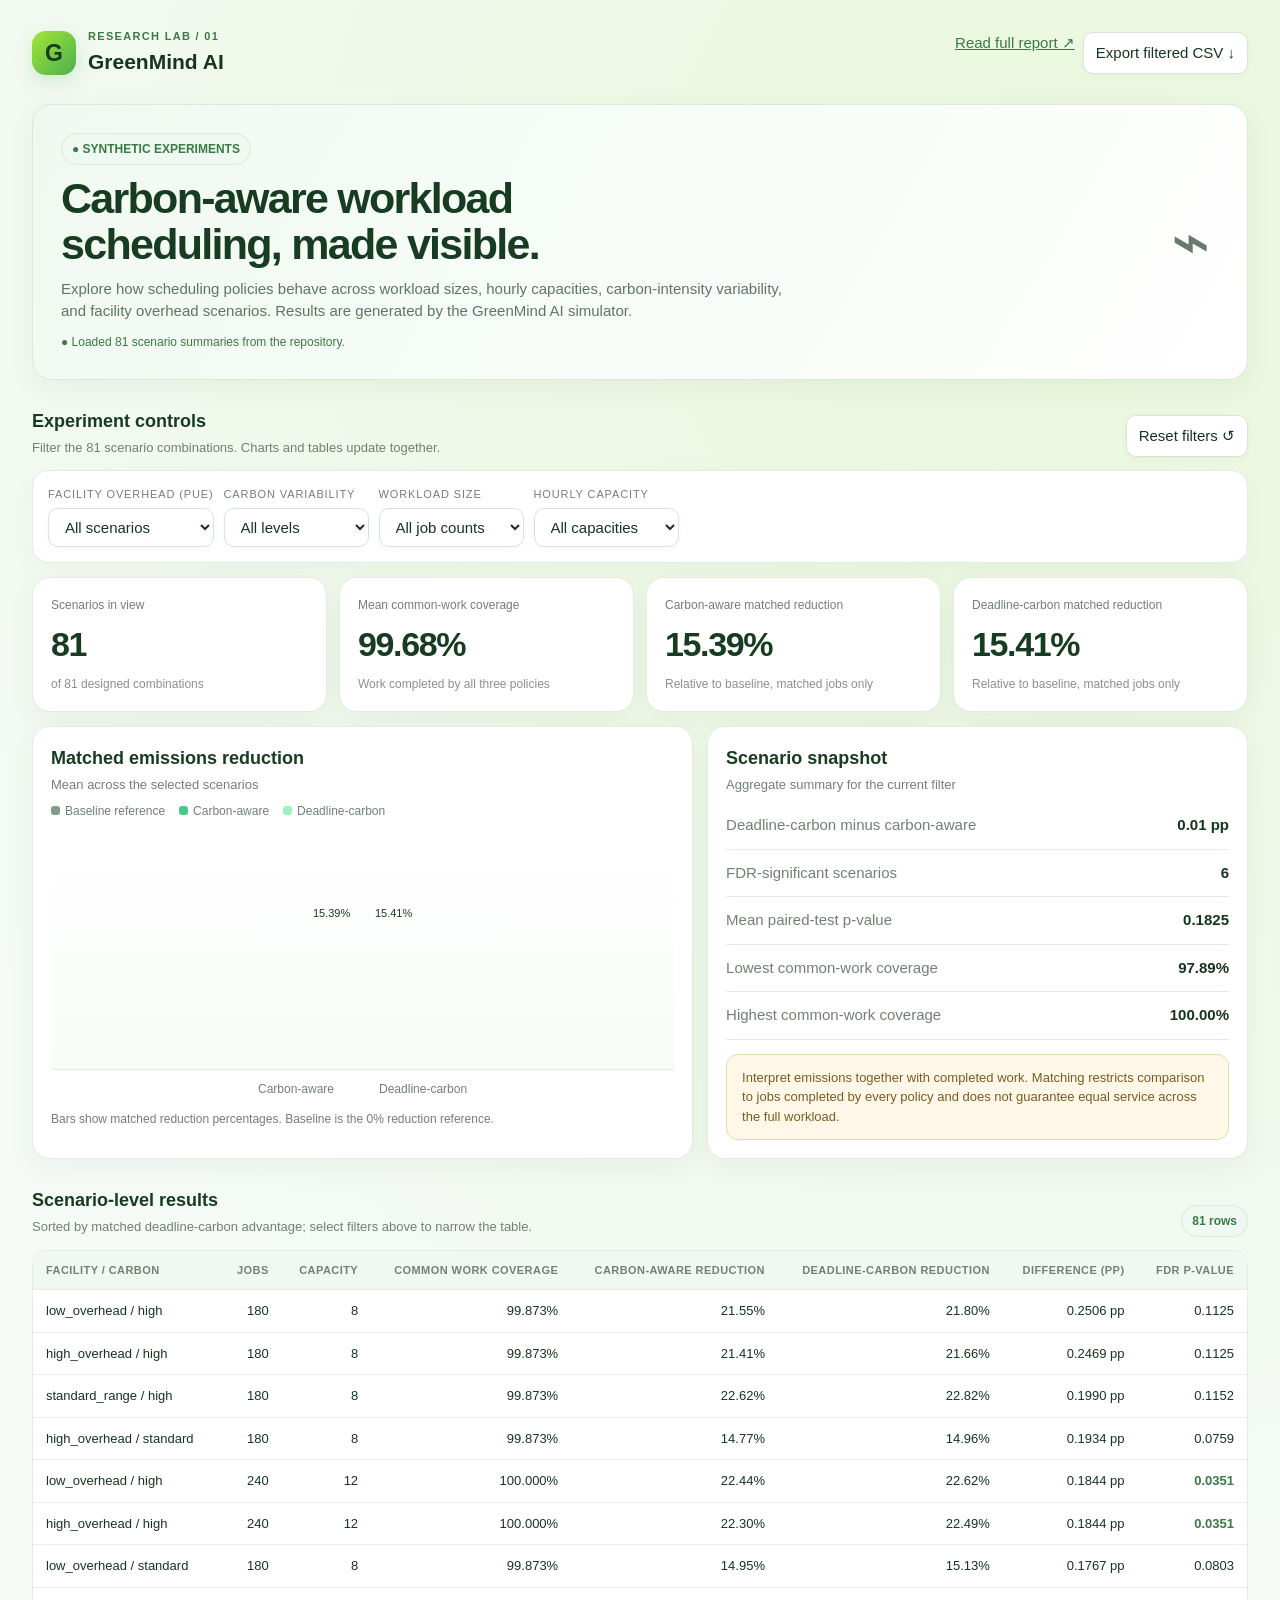
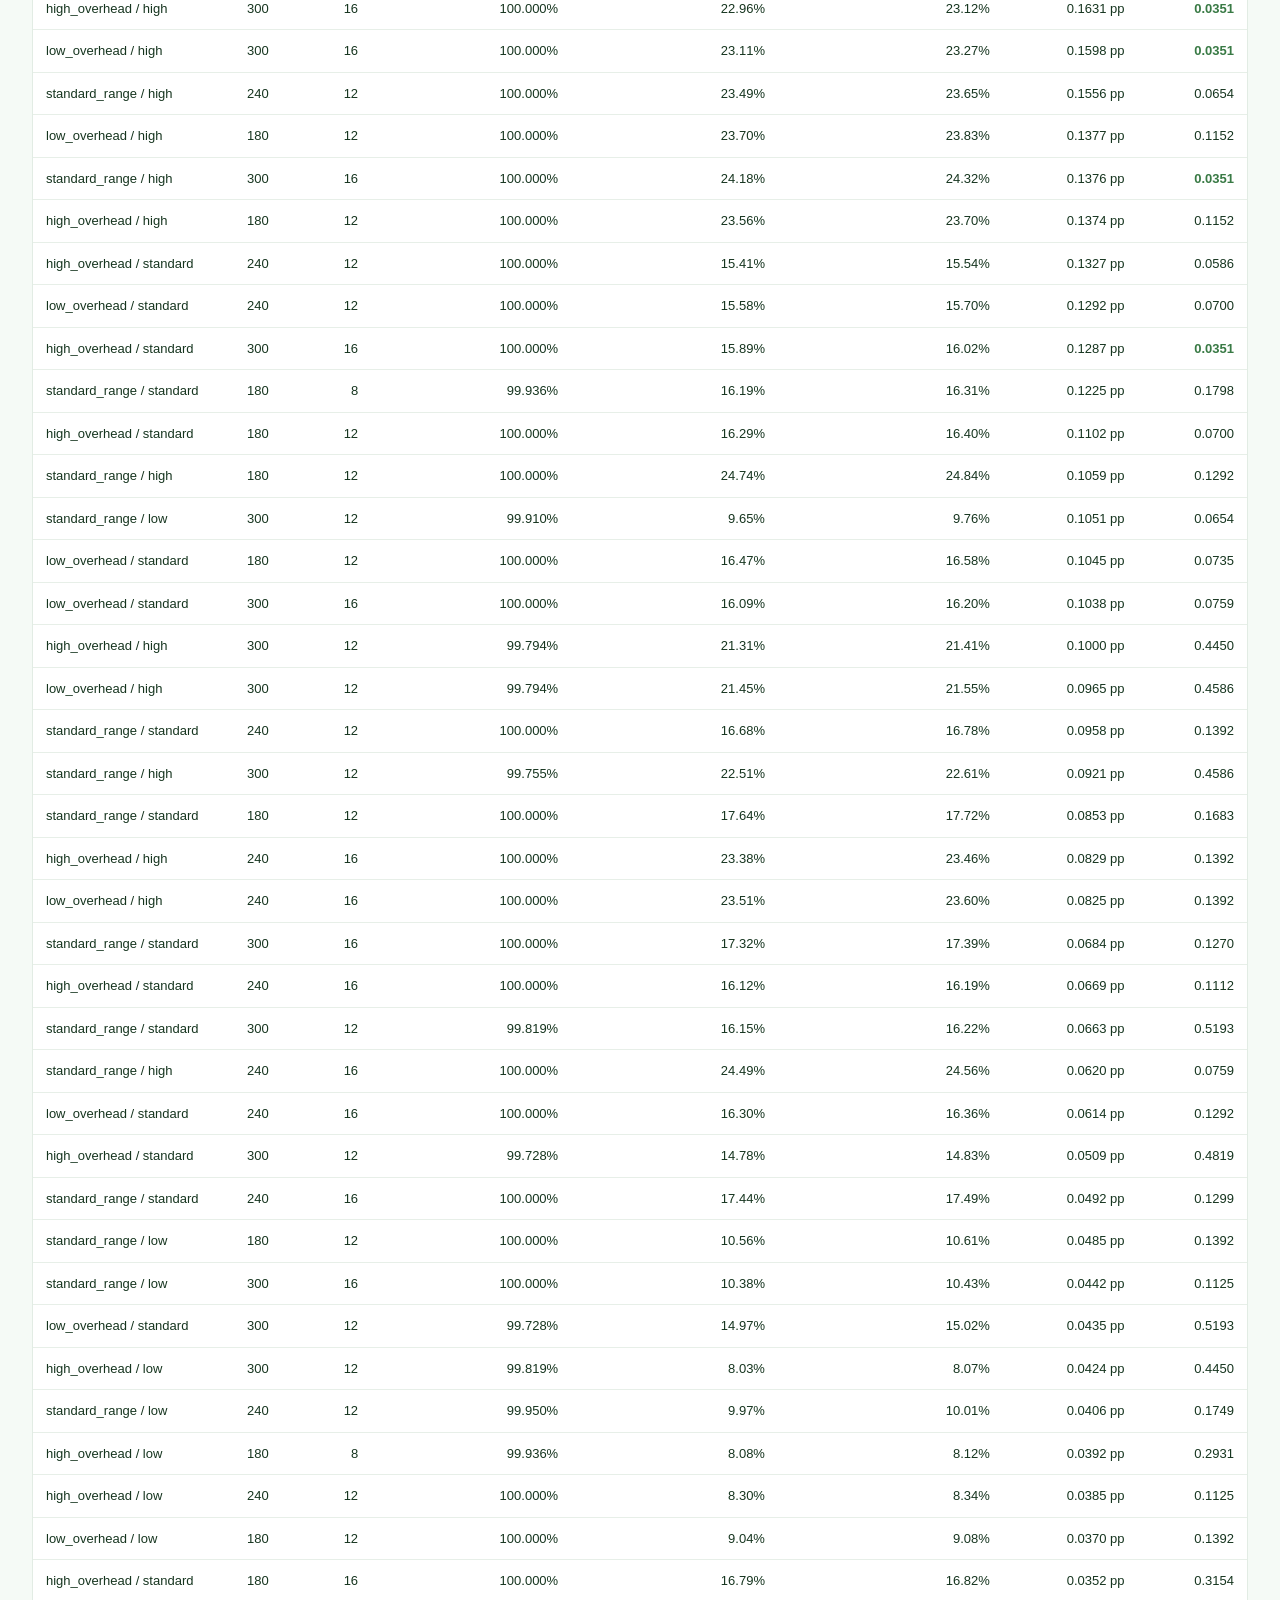
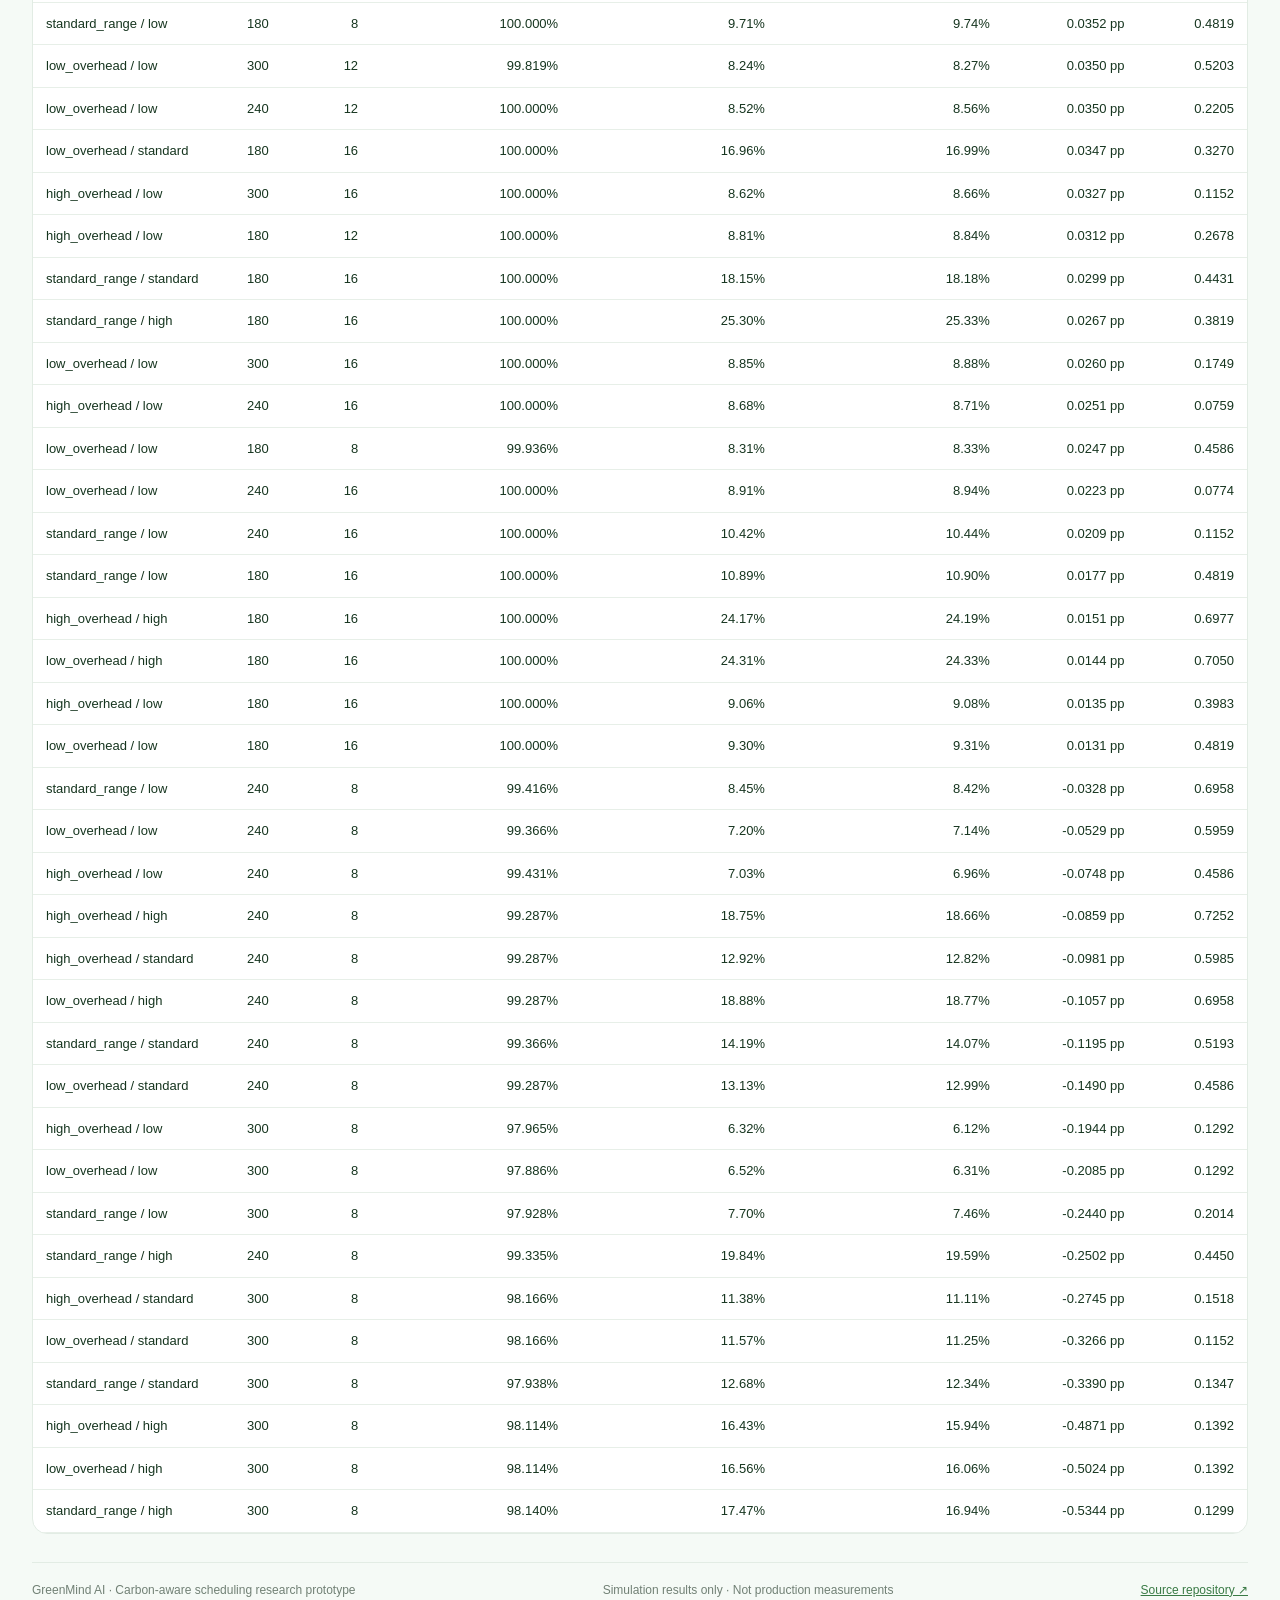
<file: dashboard/index.html>
<!doctype html>
<html lang="en">
<head>
<meta charset="utf-8"><meta name="viewport" content="width=device-width,initial-scale=1">
<meta name="theme-color" content="#07130f">
<title>GreenMind AI — Research Dashboard</title>
<style>
:root{color-scheme:dark;--bg:#07130f;--panel:#0d1d17;--panel2:#10251c;--line:#203b2d;--text:#e9f5ed;--muted:#98b2a2;--green:#62e6a2;--mint:#b4f5d0;--amber:#f4c66a;--red:#ff8c8c}
*{box-sizing:border-box}body{margin:0;background:radial-gradient(ellipse at 10% -10%,#183d2a 0,transparent 36%),var(--bg);font:15px/1.5 Inter,ui-sans-serif,system-ui,-apple-system,Segoe UI,sans-serif;color:var(--text)}
a{color:var(--mint)}button,select{font:inherit;color:var(--text);background:#10251c;border:1px solid var(--line);border-radius:10px;padding:9px 12px}button{cursor:pointer}button:hover{border-color:var(--green)}
.wrap{max-width:1400px;margin:auto;padding:28px 22px 56px}.top{display:flex;justify-content:space-between;align-items:center;gap:16px;flex-wrap:wrap;margin-bottom:26px}.brand{display:flex;align-items:center;gap:12px}.logo{width:44px;height:44px;border-radius:14px;display:grid;place-items:center;background:linear-gradient(145deg,#2b8958,#123d2a);color:#d5ffe5;font-size:23px;font-weight:800}.eyebrow{font-size:11px;letter-spacing:.18em;color:var(--green);font-weight:800}.brand h1{font-size:21px;margin:1px 0}.muted{color:var(--muted)}.actions{display:flex;gap:8px;flex-wrap:wrap}.hero{padding:28px;border:1px solid #2a523b;border-radius:22px;background:linear-gradient(120deg,rgba(25,69,45,.82),rgba(13,29,23,.94));display:grid;grid-template-columns:minmax(0,1fr) auto;gap:20px;align-items:center}.hero h2{font-size:clamp(27px,4vw,43px);line-height:1.08;letter-spacing:-.04em;margin:10px 0}.hero p{max-width:750px;color:#c1d9c9;margin:0}.pill{display:inline-flex;align-items:center;gap:7px;border:1px solid #397c54;background:#143b29;color:#baf8d1;padding:6px 10px;border-radius:999px;font-size:12px;font-weight:700}.hero-mark{font-size:66px;opacity:.8;padding:8px}.section-title{display:flex;justify-content:space-between;align-items:end;gap:16px;flex-wrap:wrap;margin:28px 0 13px}.section-title h3{margin:0;font-size:18px}.section-title p{margin:3px 0 0;color:var(--muted);font-size:13px}.filters{display:flex;gap:10px;flex-wrap:wrap;align-items:end;padding:15px;border:1px solid var(--line);background:var(--panel);border-radius:16px}.filter{display:grid;gap:5px;min-width:145px}.filter label{font-size:11px;text-transform:uppercase;letter-spacing:.08em;color:var(--muted)}.filter select{width:100%}.kpis{display:grid;grid-template-columns:repeat(4,minmax(0,1fr));gap:12px;margin-top:14px}.card{border:1px solid var(--line);background:linear-gradient(160deg,var(--panel2),var(--panel));border-radius:16px;padding:18px;min-width:0}.k-label{font-size:12px;color:var(--muted)}.k-value{font-size:clamp(24px,3vw,34px);font-weight:750;letter-spacing:-.04em;margin:5px 0}.k-foot{font-size:12px;color:var(--muted)}.grid2{display:grid;grid-template-columns:1.1fr .9fr;gap:14px;margin-top:14px}.chart{height:250px;display:flex;align-items:end;justify-content:center;gap:clamp(18px,5vw,62px);padding:20px 10px 0;border-bottom:1px solid var(--line);position:relative}.bar-group{height:100%;display:flex;align-items:end;gap:8px;position:relative}.bar{width:clamp(28px,5vw,54px);min-height:2px;border-radius:8px 8px 2px 2px;position:relative;transition:height .3s ease}.bar span{position:absolute;top:-25px;left:50%;transform:translateX(-50%);font-size:11px;white-space:nowrap;color:var(--text)}.bar.base{background:#829b8b}.bar.ca{background:#48c98a}.bar.dc{background:#a1f0c0}.chart-labels{display:flex;justify-content:center;gap:clamp(12px,4vw,45px);font-size:12px;color:var(--muted);padding-top:10px}.legend{display:flex;gap:14px;flex-wrap:wrap;font-size:12px;color:var(--muted)}.legend i{display:inline-block;width:9px;height:9px;border-radius:3px;margin-right:5px}.metric-line{display:flex;justify-content:space-between;gap:12px;padding:12px 0;border-bottom:1px solid var(--line)}.metric-line:last-child{border:0}.metric-line strong{font-variant-numeric:tabular-nums}.callout{padding:13px 15px;border:1px solid #66502a;background:#2b2415;border-radius:12px;color:#f8e3b4;font-size:13px;margin-top:14px}.table-wrap{overflow:auto;border:1px solid var(--line);border-radius:15px;background:var(--panel)}table{width:100%;border-collapse:collapse;white-space:nowrap;font-size:13px}th,td{padding:11px 13px;text-align:right;border-bottom:1px solid var(--line)}th{color:var(--muted);font-size:11px;text-transform:uppercase;letter-spacing:.04em;background:#10251c;position:sticky;top:0}th:first-child,td:first-child{text-align:left}tbody tr:hover{background:#11291e}.sig{color:var(--green);font-weight:750}.empty{text-align:center;padding:30px;color:var(--muted)}.footer{border-top:1px solid var(--line);margin-top:28px;padding-top:18px;display:flex;justify-content:space-between;gap:12px;flex-wrap:wrap;font-size:12px;color:var(--muted)}.status{font-size:12px;color:var(--muted);margin-top:10px}.status.ok{color:var(--green)}.status.error{color:var(--amber)}.small{font-size:12px}.hide{display:none!important}
@media(max-width:850px){.kpis{grid-template-columns:repeat(2,minmax(0,1fr))}.grid2{grid-template-columns:1fr}.hero{grid-template-columns:1fr}.hero-mark{display:none}}@media(max-width:480px){.wrap{padding:18px 12px 36px}.kpis{gap:8px}.card{padding:14px}.hero{padding:20px}.filter{flex:1;min-width:130px}}

/* GreenMind AI original frontend theme: soft green, white cards, dark-green text */
:root{
 color-scheme:light;
 --bg:#f5faf6;--panel:#ffffff;--panel2:#ffffff;--line:#e2ece4;
 --text:#16351f;--muted:#718075;--green:#4caf50;--mint:#a3e635;
 --amber:#a66b12;--red:#c94343;--accent:#4caf50;
}
body{
 background:radial-gradient(circle at 85% 5%,rgba(163,230,53,.14),transparent 28%),#f5faf6!important;
 color:#16351f!important;
 font-family:Inter,-apple-system,BlinkMacSystemFont,"Segoe UI",sans-serif!important;
}
a{color:#397a45}
button,select{
 color:#16351f;background:#fff;border:1px solid #d6e5d9;border-radius:10px;
 box-shadow:0 2px 7px rgba(32,72,42,.035);
}
button:hover{border-color:#4caf50;background:#f5faf6}
.wrap{max-width:1380px;padding:28px 32px 40px}
.logo{background:linear-gradient(135deg,#a3e635,#4caf50);color:#173c22;box-shadow:0 7px 20px rgba(76,175,80,.2)}
.eyebrow{color:#397a45;letter-spacing:.12em}
.hero{
 background:linear-gradient(120deg,rgba(240,249,241,.98),rgba(255,255,255,.98));
 border:1px solid #d6ecd9;border-radius:20px;
 box-shadow:0 8px 28px rgba(32,72,42,.055);
}
.hero h2{color:#173c22}
.hero p{color:#5f7564}
.pill{border:1px solid #d6ecd9;background:#f0f9f1;color:#397a45}
.hero-mark{filter:saturate(.8);opacity:.65}
.section-title h3{color:#173c22}
.section-title p,.muted{color:#718075}
.filters{background:#fff;border-color:#e2ece4;box-shadow:0 8px 28px rgba(32,72,42,.035)}
.filter label{color:#728076}
.card{
 background:#fff;border-color:#e2ece4;border-radius:18px;
 box-shadow:0 8px 28px rgba(32,72,42,.055);
}
.k-label{color:#728076}
.k-value{color:#173c22}
.k-foot{color:#87948a}
.grid2 .card{background:#fff}
.chart{border-bottom-color:#e2ece4;background:linear-gradient(to top,rgba(76,175,80,.035),transparent)}
.bar.base{background:#b8c8bc}
.bar.ca{background:linear-gradient(to top,#56a94b,#a3e635)}
.bar.dc{background:#9adf9e}
.bar span{color:#173c22}
.chart-labels,.legend{color:#718075}
.metric-line{border-bottom-color:#e2ece4}
.callout{border-color:#ead9ad;background:#fff8e8;color:#785c22}
.table-wrap{background:#fff;border-color:#e2ece4}
table{color:#16351f}
th{color:#728076;background:#f0f9f1}
td{border-bottom-color:#e7efe8}
tbody tr:hover{background:#f5faf6}
.sig,.status.ok{color:#397a45}
.empty{color:#718075}
.footer{border-top-color:#e2ece4;color:#718075}
.status{color:#718075}
.status.error{color:#a66b12}
@media(max-width:850px){.wrap{padding:22px 18px 36px}}

</style>
</head>
<body><main class="wrap">
<header class="top"><div class="brand"><div class="logo">G</div><div><div class="eyebrow">RESEARCH LAB / 01</div><h1>GreenMind AI</h1></div></div><div class="actions"><a href="../research/results/matched_service_analysis_report.md" target="_blank" rel="noopener">Read full report ↗</a><button id="downloadBtn">Export filtered CSV ↓</button></div></header>
<section class="hero"><div><span class="pill">● SYNTHETIC EXPERIMENTS</span><h2>Carbon-aware workload<br> scheduling, made visible.</h2><p>Explore how scheduling policies behave across workload sizes, hourly capacities, carbon-intensity variability, and facility overhead scenarios. Results are generated by the GreenMind AI simulator.</p><div class="status" id="loadStatus">Loading experiment results…</div></div><div class="hero-mark" aria-hidden="true">⌁</div></section>
<section><div class="section-title"><div><h3>Experiment controls</h3><p>Filter the 81 scenario combinations. Charts and tables update together.</p></div><button id="resetBtn">Reset filters ↺</button></div>
<div class="filters">
<div class="filter"><label for="pue">Facility overhead (PUE)</label><select id="pue"><option value="">All scenarios</option></select></div>
<div class="filter"><label for="variability">Carbon variability</label><select id="variability"><option value="">All levels</option></select></div>
<div class="filter"><label for="jobs">Workload size</label><select id="jobs"><option value="">All job counts</option></select></div>
<div class="filter"><label for="capacity">Hourly capacity</label><select id="capacity"><option value="">All capacities</option></select></div>
</div></section>
<section class="kpis">
<div class="card"><div class="k-label">Scenarios in view</div><div class="k-value" id="kScenarios">—</div><div class="k-foot">of 81 designed combinations</div></div>
<div class="card"><div class="k-label">Mean common-work coverage</div><div class="k-value" id="kCoverage">—</div><div class="k-foot">Work completed by all three policies</div></div>
<div class="card"><div class="k-label">Carbon-aware matched reduction</div><div class="k-value" id="kCA">—</div><div class="k-foot">Relative to baseline, matched jobs only</div></div>
<div class="card"><div class="k-label">Deadline-carbon matched reduction</div><div class="k-value" id="kDC">—</div><div class="k-foot">Relative to baseline, matched jobs only</div></div>
</section>
<section class="grid2">
<div class="card"><div class="section-title" style="margin:0 0 8px"><div><h3>Matched emissions reduction</h3><p>Mean across the selected scenarios</p></div></div><div class="legend"><span><i style="background:#829b8b"></i>Baseline reference</span><span><i style="background:#48c98a"></i>Carbon-aware</span><span><i style="background:#a1f0c0"></i>Deadline-carbon</span></div><div class="chart" id="barChart" role="img" aria-label="Bar chart comparing matched emissions reduction"></div><div class="chart-labels"><span>Carbon-aware</span><span>Deadline-carbon</span></div><p class="small muted">Bars show matched reduction percentages. Baseline is the 0% reduction reference.</p></div>
<div class="card"><div class="section-title" style="margin:0 0 8px"><div><h3>Scenario snapshot</h3><p>Aggregate summary for the current filter</p></div></div><div class="metric-line"><span class="muted">Deadline-carbon minus carbon-aware</span><strong id="diff">—</strong></div><div class="metric-line"><span class="muted">FDR-significant scenarios</span><strong id="sigCount">—</strong></div><div class="metric-line"><span class="muted">Mean paired-test p-value</span><strong id="meanP">—</strong></div><div class="metric-line"><span class="muted">Lowest common-work coverage</span><strong id="minCoverage">—</strong></div><div class="metric-line"><span class="muted">Highest common-work coverage</span><strong id="maxCoverage">—</strong></div><div class="callout">Interpret emissions together with completed work. Matching restricts comparison to jobs completed by every policy and does not guarantee equal service across the full workload.</div></div>
</section>
<section><div class="section-title"><div><h3>Scenario-level results</h3><p>Sorted by matched deadline-carbon advantage; select filters above to narrow the table.</p></div><span class="pill" id="rowCount">0 rows</span></div><div class="table-wrap"><table><thead><tr><th>Facility / carbon</th><th>Jobs</th><th>Capacity</th><th>Common work coverage</th><th>Carbon-aware reduction</th><th>Deadline-carbon reduction</th><th>Difference (pp)</th><th>FDR p-value</th></tr></thead><tbody id="resultsBody"><tr><td colspan="8" class="empty">Waiting for CSV data…</td></tr></tbody></table></div></section>
<footer class="footer"><span>GreenMind AI · Carbon-aware scheduling research prototype</span><span>Simulation results only · Not production measurements</span><span><a href="https://github.com/dakshrathi911/greenmind-research">Source repository ↗</a></span></footer>
</main>
<script>
const SUMMARY_URL='../research/results/matched_service_scenario_summary.csv';
const REPORT_URL='../research/results/matched_service_analysis_report.md';
let rows=[];
const $=id=>document.getElementById(id);
function parseCSV(text){const out=[];let row=[],field='',quoted=false;for(let i=0;i<text.length;i++){const c=text[i];if(quoted){if(c==='"'&&text[i+1]==='"'){field+='"';i++;}else if(c==='"')quoted=false;else field+=c;}else if(c==='"')quoted=true;else if(c===','){row.push(field);field='';}else if(c==='\n'){row.push(field.replace(/\r$/,''));if(row.some(v=>v!==''))out.push(row);row=[];field='';}else field+=c;}if(field.length||row.length){row.push(field.replace(/\r$/,''));out.push(row);}const headers=(out.shift()||[]).map(x=>x.trim());return out.map(r=>Object.fromEntries(headers.map((h,i)=>[h,(r[i]||'').trim()])));}
const num=(r,k)=>{const n=Number(r[k]);return r[k]!==undefined&&r[k]!==''&&Number.isFinite(n)?n:null};
const mean=a=>{const v=a.filter(Number.isFinite);return v.length?v.reduce((s,n)=>s+n,0)/v.length:null};
const fmt=(n,d=2)=>n===null||!Number.isFinite(n)?'—':n.toFixed(d)+'%';
const pct=(n,d=2)=>n===null||!Number.isFinite(n)?'—':n.toFixed(d)+' pp';
function unique(k){return [...new Set(rows.map(r=>r[k]).filter(v=>v!==undefined&&v!==''))].sort((a,b)=>Number(a)-Number(b)||a.localeCompare(b));}
function fillSelect(id,values){const s=$(id);for(const v of values){const o=document.createElement('option');o.value=v;o.textContent=v;s.append(o);}}
function pick(r,...keys){for(const k of keys)if(r[k]!==undefined&&r[k]!=='')return r[k];return '';}
function fields(r){return {pue:pick(r,'pue_scenario'),variability:pick(r,'carbon_variability'),jobs:pick(r,'job_count'),capacity:pick(r,'hourly_capacity'),coverage:num(r,'mean_common_work_coverage_pct'),ca:num(r,'mean_carbon_aware_matched_reduction_pct'),dc:num(r,'mean_deadline_carbon_matched_reduction_pct'),diff:num(r,'mean_deadline_minus_carbon_aware_matched_reduction_pp'),p:num(r,'paired_t_test_p_value'),fdr:num(r,'fdr_adjusted_p_value')};}
function selected(){return rows.map(r=>({raw:r,...fields(r)})).filter(x=>(!$('pue').value||x.pue===$('pue').value)&&(!$('variability').value||x.variability===$('variability').value)&&(!$('jobs').value||x.jobs===$('jobs').value)&&(!$('capacity').value||x.capacity===$('capacity').value));}
function bar(value,max){const h=value===null?0:Math.max(2,Math.min(100,value/max*100));return '<div class="bar '+(value===null?'base':'')+'" style="height:'+h+'%"><span>'+fmt(value)+'</span></div>';}
function render(){const data=selected();const cover=mean(data.map(x=>x.coverage)),ca=mean(data.map(x=>x.ca)),dc=mean(data.map(x=>x.dc)),diff=mean(data.map(x=>x.diff)),ps=mean(data.map(x=>x.p));$('kScenarios').textContent=data.length;$('kCoverage').textContent=fmt(cover);$('kCA').textContent=fmt(ca);$('kDC').textContent=fmt(dc);$('diff').textContent=pct(diff);$('sigCount').textContent=data.filter(x=>x.fdr!==null&&x.fdr<.05).length;$('meanP').textContent=ps===null?'—':ps.toFixed(4);$('minCoverage').textContent=fmt(data.length?Math.min(...data.map(x=>x.coverage).filter(Number.isFinite)):null);$('maxCoverage').textContent=fmt(data.length?Math.max(...data.map(x=>x.coverage).filter(Number.isFinite)):null);$('rowCount').textContent=data.length+' rows';
const max=Math.max(1,...data.flatMap(x=>[x.ca||0,x.dc||0]));$('barChart').innerHTML='<div class="bar-group">'+bar(ca,max)+bar(dc,max)+'</div>';
const sorted=[...data].sort((a,b)=>(b.diff??-Infinity)-(a.diff??-Infinity));$('resultsBody').innerHTML=sorted.length?sorted.map(x=>'<tr><td>'+esc(x.pue)+' / '+esc(x.variability)+'</td><td>'+esc(x.jobs)+'</td><td>'+esc(x.capacity)+'</td><td>'+fmt(x.coverage,3)+'</td><td>'+fmt(x.ca)+'</td><td>'+fmt(x.dc)+'</td><td>'+pct(x.diff,4)+'</td><td class="'+(x.fdr!==null&&x.fdr<.05?'sig':'')+'">'+(x.fdr===null?'—':x.fdr.toFixed(4))+'</td></tr>').join(''):'<tr><td colspan="8" class="empty">No scenarios match these filters.</td></tr>';
}
function esc(v){return String(v??'').replace(/[&<>"']/g,c=>({'&':'&amp;','<':'&lt;','>':'&gt;','"':'&quot;',"'":'&#39;'}[c]));}
async function init(){try{const res=await fetch(SUMMARY_URL);if(!res.ok)throw Error('HTTP '+res.status);rows=parseCSV(await res.text());if(!rows.length)throw Error('CSV contains no rows');fillSelect('pue',unique('pue_scenario'));fillSelect('variability',unique('carbon_variability'));fillSelect('jobs',unique('job_count'));fillSelect('capacity',unique('hourly_capacity'));['pue','variability','jobs','capacity'].forEach(id=>$(id).addEventListener('change',render));$('resetBtn').addEventListener('click',()=>{['pue','variability','jobs','capacity'].forEach(id=>$(id).value='');render();});$('downloadBtn').addEventListener('click',()=>{const data=selected();const headers=Object.keys(data[0]?.raw||{});if(!headers.length)return;const csv=[headers.join(','),...data.map(x=>headers.map(h=>'"'+String(x.raw[h]??'').replace(/"/g,'""')+'"').join(','))].join('\r\n');const a=document.createElement('a');a.href=URL.createObjectURL(new Blob([csv],{type:'text/csv'}));a.download='greenmind-filtered-scenarios.csv';a.click();URL.revokeObjectURL(a.href);});$('loadStatus').textContent='● Loaded '+rows.length+' scenario summaries from the repository.';$('loadStatus').className='status ok';render();}catch(e){$('loadStatus').textContent='Could not load results automatically ('+e.message+'). Serve this dashboard through GitHub Pages or a local web server; opening the HTML directly may block CSV requests.';$('loadStatus').className='status error';$('resultsBody').innerHTML='<tr><td colspan="8" class="empty">CSV data could not be loaded. Confirm the results CSV exists at '+SUMMARY_URL+'.</td></tr>';}}
init();
</script></body></html>
</file>
